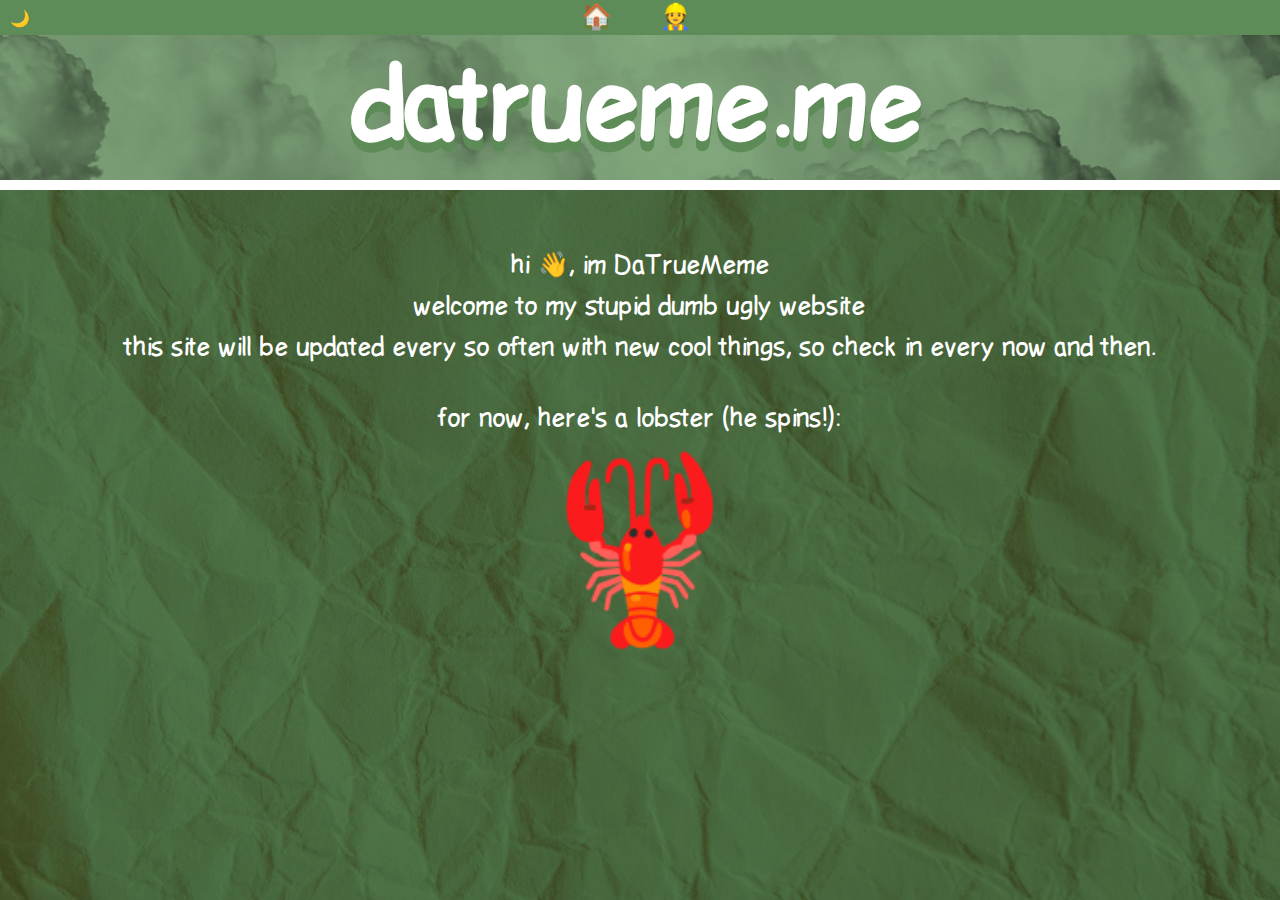
<file: home/index.html>
<!DOCTYPE html>
<html lang="en">
<head>
    <meta charset="UTF-8">
    <meta name="viewport" content="width=device-width, initial-scale=1.0">
    <title>datrueme.me</title>
    <link rel="stylesheet" href="style.css">
    <link rel="shortcut icon" href="/assets/datruememe face.png" type="image/x-icon">
    <script type="text/javascript" src="darkmode.js" defer></script>
</head>
<body>
    <nav>
        <ul class="sidebar">
            <li onclick=hideSidebar()><a href="#">❌ Close</a></li>
            <li><a href="/home">🏠 Home</a></li>
            <li><a href="/projects">👷 Projects</a></li>
        </ul>
        <ul>
            <button id="theme-switch">
                <p class="theme">🌙</p>
                <p class="theme">☀️</p>
            </button>
            <li class="menu-button" onclick=showSidebar()><a href="#">📃 Navigation</a></li>
            <li class="hideOnMobile"><a href="/home">🏠<span class="nav-title">Home</span></a></li>
            <li class="hideOnMobile"><a href="/projects">👷<span class="nav-title">Projects</span></a></li>
        </ul>
    </nav>

    <div class="title">
        <h1>datrueme.me</h1>
    </div>

    <div class="contents">
        <p>hi <span class="emoji">👋</span>, im DaTrueMeme</p>
        <p>welcome to my stupid dumb ugly website</p>
        <p>this site will be updated every so often with new cool things, so check in every now and then.</p>
        <br>
        <p>for now, here's a lobster (he spins!):</p>
        <div class="lobster">
            <p><span class="lobster">🦞</span></p>
        </div>
    </div>

    <script>
        function showSidebar() {
            const sidebar = document.querySelector('.sidebar');
            sidebar.style.display = 'flex';
        }

        function hideSidebar() {
            const sidebar = document.querySelector('.sidebar');
            sidebar.style.display = 'none';
        }
    </script>
</body>
</html>
</file>
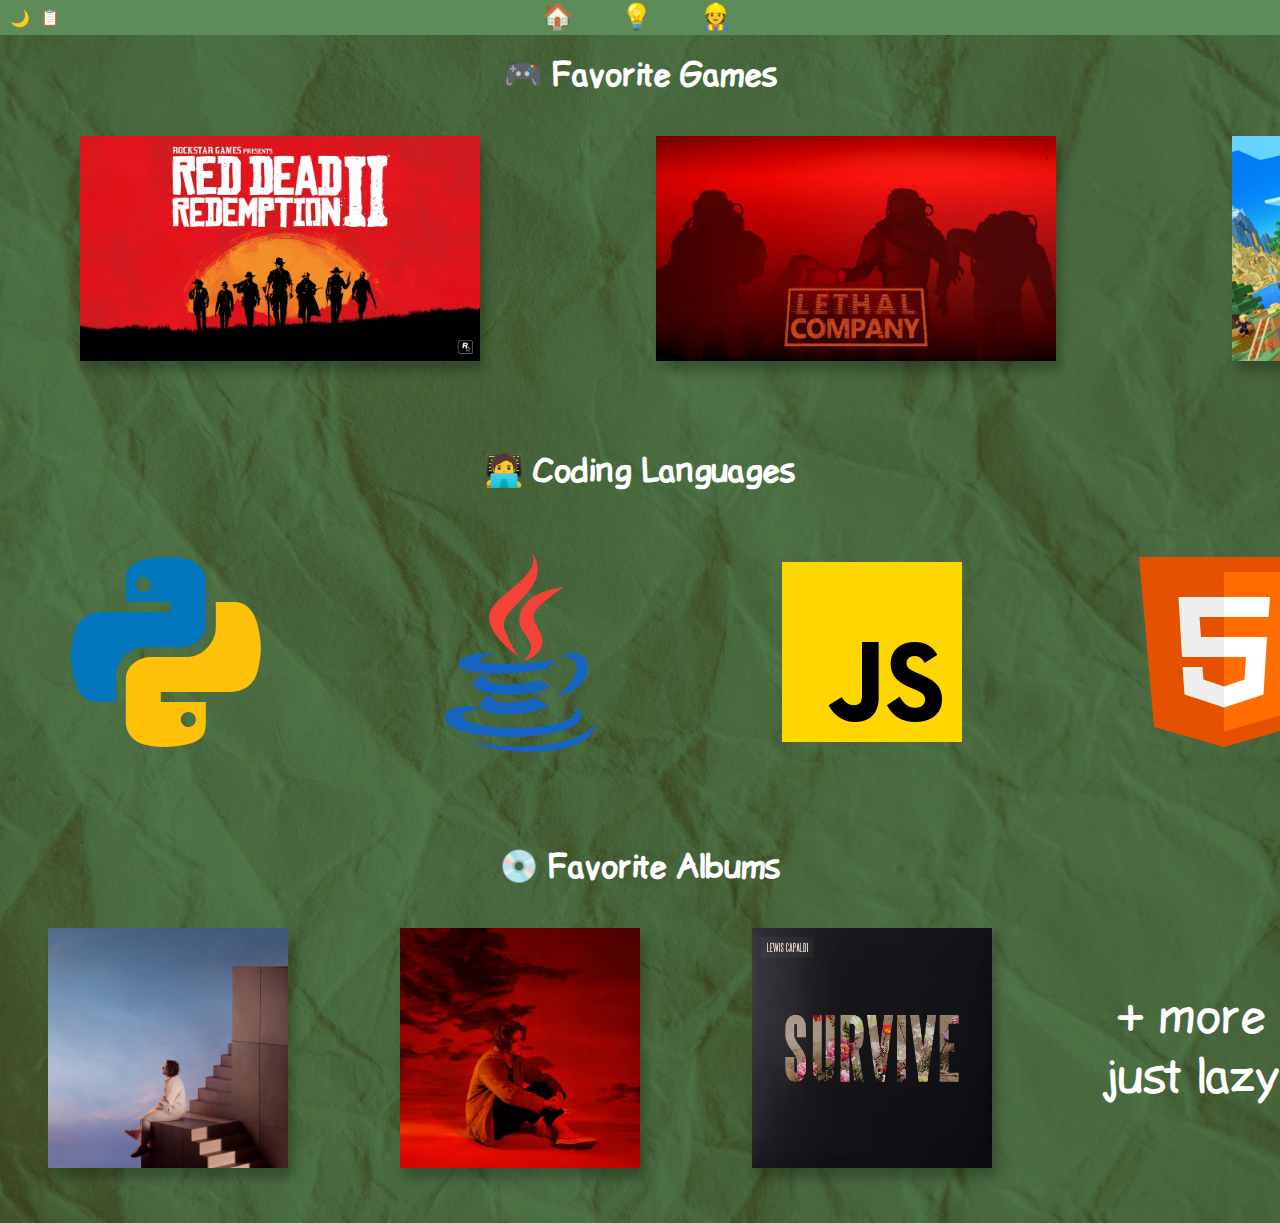
<file: interests/index.html>
<!DOCTYPE html>
<html lang="en">
<head>
    <meta charset="UTF-8">
    <meta name="viewport" content="width=device-width, initial-scale=1.0">
    <title>datrueme.me > Interests</title>
    <link rel="stylesheet" href="style.css">
    <link rel="shortcut icon" href="/assets/datruememe face.png" type="image/x-icon">
    <script src="/scripts/nav.js" defer></script>
    <script src="darkmode.js" defer></script>
</head>
<body>
    <div id="nav-container"></div>

    <div class="content">
        <h1>🎮 Favorite Games</h1>
        <div class="carousel">
            <div class="group">
                <div class="card"><img src="game-covers/rdr2.webp"></div>
                <div class="card"><img src="game-covers/lethal-company.webp"></div>
                <div class="card"><img src="game-covers/minecraft.jpg"></div>
                <div class="card"><img src="game-covers/as2.webp"></div>
                <div class="card"><img src="game-covers/asr.webp"></div>
                <div class="card"><img src="game-covers/boneworks.jpg"></div>
                <div class="card"><img src="game-covers/h3vr.png"></div>
                <div class="card"><img src="game-covers/peak.jpg"></div>
                <div class="card"><img src="game-covers/repo.jpg"></div>
            </div>
            <div aria-hidden class="group">
                <div class="card"><img src="game-covers/rdr2.webp"></div>
                <div class="card"><img src="game-covers/lethal-company.webp"></div>
                <div class="card"><img src="game-covers/minecraft.jpg"></div>
                <div class="card"><img src="game-covers/as2.webp"></div>
                <div class="card"><img src="game-covers/asr.webp"></div>
                <div class="card"><img src="game-covers/boneworks.jpg"></div>
                <div class="card"><img src="game-covers/h3vr.png"></div>
                <div class="card"><img src="game-covers/peak.jpg"></div>
                <div class="card"><img src="game-covers/repo.jpg"></div>
            </div>
        </div>
    </div>

    <div class="content">
        <h1>🧑‍💻 Coding Languages</h1>
        <div class="carousel">
            <div class="group">
                <div class="card square noshadow"><img src="languages/python.png"></div>
                <div class="card square noshadow"><img src="languages/java.png"></div>
                <div class="card square noshadow"><img src="languages/javascript.png"></div>
                <div class="card square noshadow"><img src="languages/html.png"></div>
                <div class="card square noshadow"><img src="languages/css.png"></div>
                <div class="card square noshadow"><img src="languages/commands.gif"></div>
            </div>
            <div aria-hidden class="group">
                <div class="card square noshadow"><img src="languages/python.png"></div>
                <div class="card square noshadow"><img src="languages/java.png"></div>
                <div class="card square noshadow"><img src="languages/javascript.png"></div>
                <div class="card square noshadow"><img src="languages/html.png"></div>
                <div class="card square noshadow"><img src="languages/css.png"></div>
                <div class="card square noshadow"><img src="languages/commands.gif"></div>
            </div>
        </div>
    </div>

    <div class="content">
        <h1>💿 Favorite Albums</h1>
        <div class="carousel">
            <div class="group dontmove">
                <div class="card square"><img src="albums/Broken by Desire to Be Heavenly Sent.jpg"></div>
                <div class="card square"><img src="albums/Divinely Uninspired to a Hellish Extent.webp"></div>
                <div class="card square"><img src="albums/Survive EP.webp"></div>
                <div class="card square"><p>+ more im just lazy rn</p></div>
            </div>
        </div>
    </div>

    <script>
        function showSidebar() {
            const sidebar = document.querySelector('.sidebar');
            sidebar.style.display = 'flex';
        }

        function hideSidebar() {
            const sidebar = document.querySelector('.sidebar');
            sidebar.style.display = 'none';
        }
    </script>
</body>
</html>
</file>
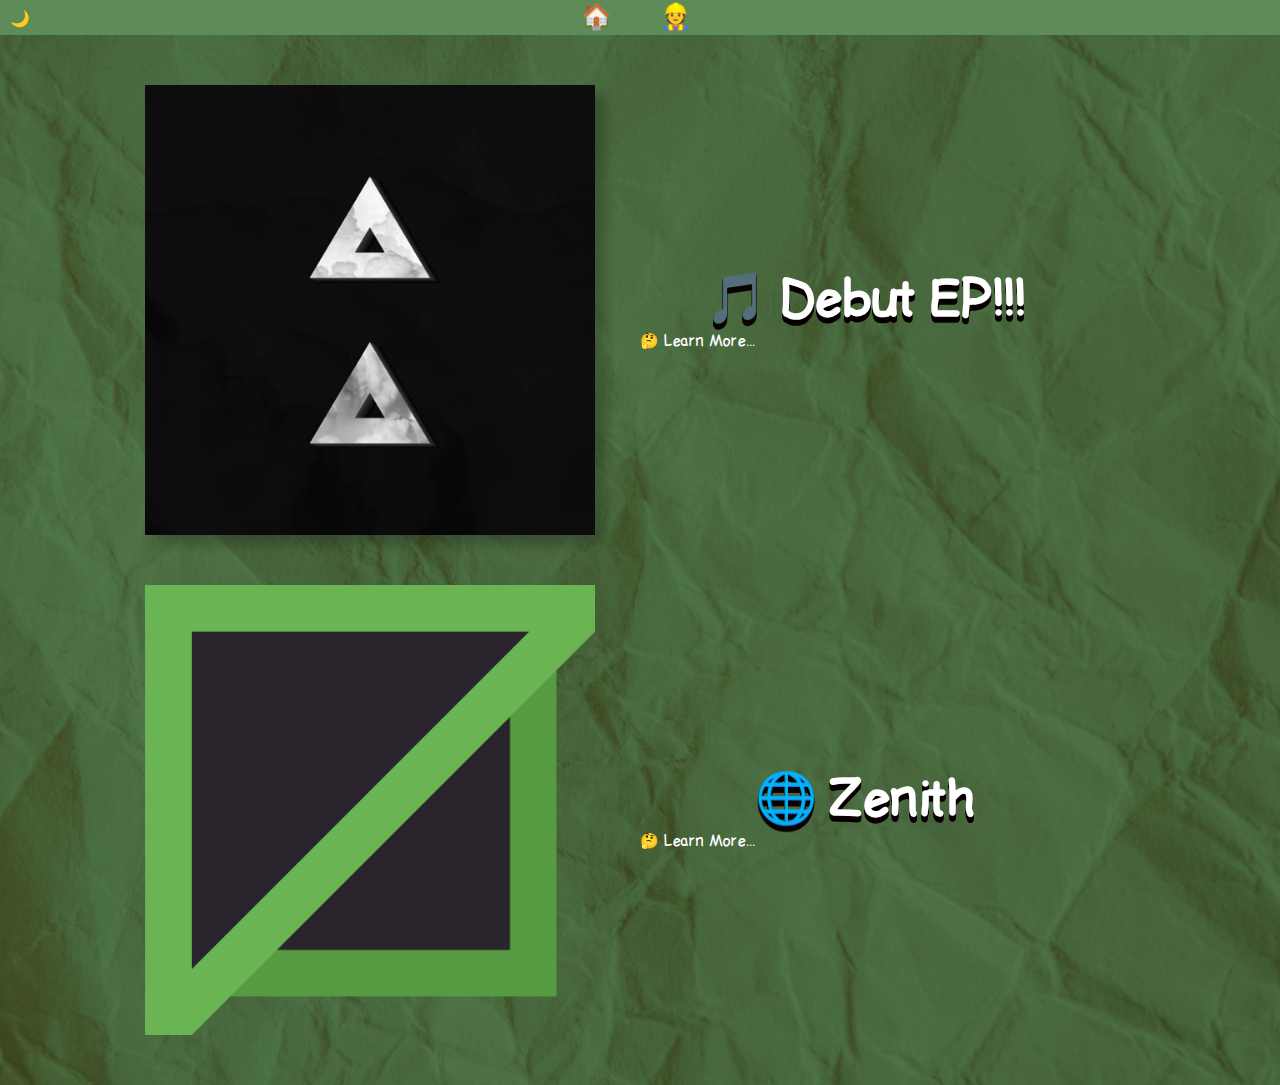
<file: projects/index.html>
<!DOCTYPE html>
<html lang="en">
<head>
    <meta charset="UTF-8">
    <meta name="viewport" content="width=device-width, initial-scale=1.0">
    <title>datrueme.me > Projects</title>
    <link rel="stylesheet" href="style.css">
    <link rel="shortcut icon" href="/assets/datruememe face.png" type="image/x-icon">
    <script type="text/javascript" src="darkmode.js" defer></script>
</head>
<body>
    <nav>
        <ul class="sidebar">
            <li onclick=hideSidebar()><a href="#">❌ Close</a></li>
            <li><a href="/home">🏠 Home</a></li>
            <li><a href="/projects">👷 Projects</a></li>
        </ul>
        <ul>
            <button id="theme-switch">
                <p class="theme">🌙</p>
                <p class="theme">☀️</p>
            </button>
            <li class="menu-button" onclick=showSidebar()><a href="#">📃 Navigation</a></li>
            <li class="hideOnMobile"><a href="/home">🏠<span class="nav-title">Home</span></a></li>
            <li class="hideOnMobile"><a href="/projects">👷<span class="nav-title">Projects</span></a></li>
        </ul>
    </nav>

    <div class="projects-container">
        <div class="project">
            <img class="shadow" src="assets/music-logo.jpg">
            <div class="content">
                <h1>🎵 Debut EP!!!</h1>
                <p>I've been working on a full EP for the past few months, and it's almost here! I still don't have an actual release date, but I swear it'll be done within the next few months 🙏</p>
                <a href="/wip/">🤔 Learn More...</a>
            </div>
        </div>
        <div class="project">
            <img src="assets/zenith.png">
            <div class="content">
                <h1>🌐 Zenith</h1>
                <p>Zenith is a Minecraft server self hosting tool I've been working on for months, but it is insanely close to completion! If I were to estimate, I'd say it's about 80% done.</p>
                <a href="/wip/">🤔 Learn More...</a>
            </div>
        </div>
    </div>

    <script>
        function showSidebar() {
            const sidebar = document.querySelector('.sidebar');
            sidebar.style.display = 'flex';
        }

        function hideSidebar() {
            const sidebar = document.querySelector('.sidebar');
            sidebar.style.display = 'none';
        }
    </script>
</body>
</html>
</file>
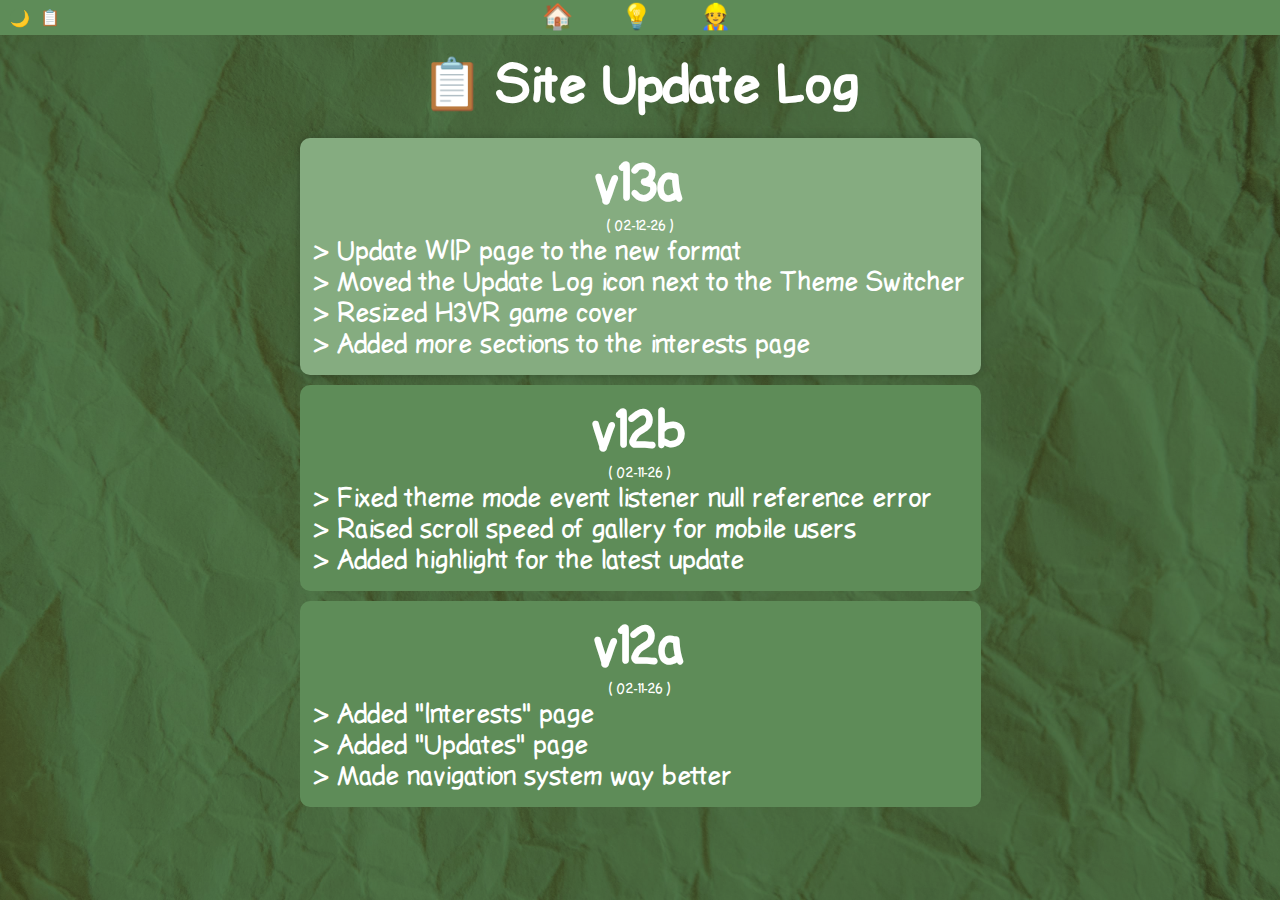
<file: updates/index.html>
<!DOCTYPE html>
<html lang="en">
<head>
    <meta charset="UTF-8">
    <meta name="viewport" content="width=device-width, initial-scale=1.0">
    <title>datrueme.me > Site Updates</title>
    <link rel="stylesheet" href="style.css">
    <link rel="shortcut icon" href="/assets/datruememe face.png" type="image/x-icon">
    <script src="/scripts/nav.js" defer></script>
    <script src="darkmode.js" defer></script>
    <script src="script.js" defer></script>
</head>
<body>
    <div id="nav-container"></div>

    <section id="update-log">
        <h1>📋 Site Update Log</h1>
        <div id="updates"></div>
    </section>

    <script>
        function showSidebar() {
            const sidebar = document.querySelector('.sidebar');
            sidebar.style.display = 'flex';
        }

        function hideSidebar() {
            const sidebar = document.querySelector('.sidebar');
            sidebar.style.display = 'none';
        }
    </script>
</body>
</html>
</file>
<file: home/style.css>
:root {
    --primary-color: #85ac80;
    --bg-color: #5e8c58;
    --bg-hover-color: #85ac80;
    --base-color: #ffffff;
    --shadow-color: #00000040;
}

.darkmode {
    --primary-color: #85ac80;
    --bg-color: #121212;
    --bg-hover-color: #282828;
    --base-color: #282828;
    --shadow-color: #ffffff10;
}

@font-face {
    font-family: 'Comic Sans MS';
    src: url('/assets/fonts/comicsans.ttf') format('truetype');
}

* {
    margin: 0px;
    padding: 0px;
}

body {
    background-color: var(--bg-color);
    color: white;
    font-family: 'Comic Sans MS';

    min-height: 100vh;

    background-image: url('/assets/paper.jpg');
    background-size: cover;
    background-repeat: no-repeat;
    background-blend-mode: multiply;
}

nav {
    background-color: var(--bg-color);
    position: relative;
}

nav ul {
    width: 100%;
    list-style: none;
    display: flex;
    justify-content: center;
    align-items: center;
}

nav li {
    height: 35px;
    padding: 0 10px 0 10px;
    border-radius: 10px;

    font-size: 25px;
}

nav li a {
    height: 100%;
    padding: 0 10px;

    display: flex;
    align-items: center;

    text-decoration: none;
    color: white;
    gap: 8px;
}

.nav-title {
    display: inline-block;
    overflow: hidden;
    white-space: nowrap;

    max-width: 0;
    opacity: 0;
    margin-left: 0;

    transition:
        max-width 0.3s ease,
        opacity 0.2s ease,
        margin-left 0.3s ease;
}

nav li:hover .nav-title {
    max-width: 120px;
    opacity: 1;
    margin-left: 8px;
}

nav .update-button {
    position: absolute;
    left: 40px;
    top: 50%;
    transform: translateY(-50%);
    text-decoration: none;
}

#theme-switch {
    position: absolute;
    left: 10px;
    top: 50%;
    transform: translateY(-50%);

    margin: 0;
    padding: 0;
    border-radius: 100vh;
    background-color: var(--bg-color);
    border: none;
    display: flex;
    justify-content: center;
    align-items: center;
}

#theme-switch:hover {
    cursor: pointer;
    background-color: var(--bg-hover-color);
}

#theme-switch p:last-child {
    display: none;
}

.darkmode #theme-switch p:first-child {
    display: none;
}

.darkmode #theme-switch p:last-child {
    display: block;
}

.theme {
    font-size: 16px;
}

.sidebar {
    position: fixed;
    top: 0;
    left: 0;
    height: 100vh;
    width: 250px;
    z-index: 999;
    background-color: var(--primary-color)50;
    backdrop-filter: blur(10px);
    box-shadow: 10px 0px 10px var(--shadow-color);
    display: none;
    flex-direction: column;
    align-items: flex-start;
    justify-content: flex-start;
}

.sidebar li {
    width: 100%;
}

.sidebar a {
    width: 100%;
}

.menu-button {
    display: none;
}

.title {
    background-color: var(--primary-color);
    min-height: 16vh;
    width: 100%;

    background-image: url('/assets/decal.jpg');
    background-size: cover;
    background-blend-mode: multiply;

    border-bottom: 10px solid var(--base-color);
}

.title h1 {
    margin: 0px;
    padding: 10px;
    text-align: center;
    font-size: 100px;

    text-shadow: 0px 1px 0px var(--bg-color),0px 2px 0px var(--bg-color),0px 3px 0px var(--bg-color),0px 4px 0px var(--bg-color),0px 5px 0px var(--bg-color),0px 6px 0px var(--bg-color),0px 7px 0px var(--bg-color),0px 8px 0px var(--bg-color),0px 9px 0px var(--bg-color),0px 10px 0px var(--bg-color);
}

.contents {
    margin-top: 50px;
    padding: 10px;

    display: flex;
    justify-content: center;
    align-items: center;
    flex-direction: column;

    gap: 10px;
}

p {
    text-align: center;
    font-size: 25px;
}

a {
    text-decoration: none;
    color: var(--primary-color);
}

.emoji {
    font-size: 25px;
}

.lobster {
    font-size: 20vh;
    display: inline-block;
    width: fit-content;

    transition: transform 1s ease-in-out;
}

.lobster:hover {
    transform: rotate(180deg);
}

@media (max-width: 800px) {
    .hideOnMobile {
        display: none;
    }

    .menu-button {
        display: block;
    }

    body {
        background-size: auto 100vh;
    }

    .title {
        min-height: 10vh;
    }

    .title h1 {
        font-size: 50px;
    }
}

@media (max-width: 400px) {
    .sidebar {
        width: 100%;
    }
}
</file>
<file: interests/style.css>
:root {
    --primary-color: #85ac80;
    --bg-color: #5e8c58;
    --bg-hover-color: #85ac80;
    --base-color: #ffffff;
    --shadow-color: #00000040;
}

.darkmode {
    --primary-color: #85ac80;
    --bg-color: #121212;
    --bg-hover-color: #282828;
    --base-color: #282828;
    --shadow-color: #ffffff10;
}

@font-face {
    font-family: 'Comic Sans MS';
    src: url('/assets/fonts/comicsans.ttf') format('truetype');
}

* {
    margin: 0px;
    padding: 0px;
}

body {
    background-color: var(--bg-color);
    color: white;
    font-family: 'Comic Sans MS';

    min-height: 100vh;

    background-image: url('/assets/paper.jpg');
    background-size: cover;
    background-repeat: no-repeat;
    background-blend-mode: multiply;
}

nav {
    background-color: var(--bg-color);
    position: relative;
}

nav ul {
    width: 100%;
    list-style: none;
    display: flex;
    justify-content: center;
    align-items: center;
}

nav li {
    height: 35px;
    padding: 0 10px 0 10px;
    border-radius: 10px;

    font-size: 25px;
}

nav li a {
    height: 100%;
    padding: 0 10px;

    display: flex;
    align-items: center;

    text-decoration: none;
    color: white;
    gap: 8px;
}

.nav-title {
    display: inline-block;
    overflow: hidden;
    white-space: nowrap;

    max-width: 0;
    opacity: 0;
    margin-left: 0;

    transition:
        max-width 0.3s ease,
        opacity 0.2s ease,
        margin-left 0.3s ease;
}

nav li:hover .nav-title {
    max-width: 120px;
    opacity: 1;
    margin-left: 8px;
}

nav .update-button {
    position: absolute;
    left: 40px;
    top: 50%;
    transform: translateY(-50%);
    text-decoration: none;
}

#theme-switch {
    position: absolute;
    left: 10px;
    top: 50%;
    transform: translateY(-50%);

    margin: 0;
    padding: 0;
    border-radius: 100vh;
    background-color: var(--bg-color);
    border: none;
    display: flex;
    justify-content: center;
    align-items: center;
}

#theme-switch:hover {
    cursor: pointer;
    background-color: var(--bg-hover-color);
}

#theme-switch p:last-child {
    display: none;
}

.darkmode #theme-switch p:first-child {
    display: none;
}

.darkmode #theme-switch p:last-child {
    display: block;
}

.theme {
    font-size: 16px;
}

.sidebar {
    position: fixed;
    top: 0;
    left: 0;
    height: 100vh;
    width: 250px;
    z-index: 999;
    background-color: var(--primary-color)50;
    backdrop-filter: blur(10px);
    box-shadow: 10px 0px 10px var(--shadow-color);
    display: none;
    flex-direction: column;
    align-items: flex-start;
    justify-content: flex-start;
}

.sidebar li {
    width: 100%;
}

.sidebar a {
    width: 100%;
}

.menu-button {
    display: none;
}

.content {
    padding-top: 20px;
    display: flex;
    flex-direction: column;
    align-items: center;
    justify-content: center;
}

.carousel {
    margin: 0px auto 15px;
    width: 100%;
    height: 20em;
    display: flex;
    overflow-x: auto;
}
.carousel::-webkit-scrollbar {
    display: none;
}

.group {
    display: flex;
    align-items: center;
    justify-content: center;
    gap: 1em;
    padding-right: 1em;

    animation: spin 25s infinite linear;
}

.group.dontmove {
    animation: none;
    margin: 0 auto;
}

.card {
    flex: 0 0 5em;
    height: 3em;
    padding: 1em;
    font-size: 5rem;
    border-radius: .2em;
    text-align: center;
    align-content: center;
}

.card.square {
    font-size: 3rem;
    height: 5em;
}

.card img {
    width: 100%;
    box-shadow: 5px 10px 10px var(--shadow-color);
    transition: transform 0.2s ease-in-out;
}

.card.noshadow img {
    box-shadow: none;
}

.card img:hover {
    transform: scale(1.15);
}

.note {
    text-align: center;
    font-size: 12px;
}

@keyframes spin {
    from {translate: 0;}
    to {translate: -100%;}
}

@media (max-width: 950px) {
    .hideOnMobile {
        display: none;
    }

    .menu-button {
        display: block;
    }

    .group {
        animation: spin 10s infinite linear;
    }

    .card {
        font-size: 3em;
    }

    .card.square {
        font-size: 2rem;
        height: 5em;
    }
}

@media (max-width: 400px) {
    .sidebar {
        width: 100%;
    }
}
</file>
<file: projects/style.css>
:root {
    --primary-color: #85ac80;
    --bg-color: #5e8c58;
    --bg-hover-color: #85ac80;
    --base-color: #ffffff;
    --shadow-color: #00000040;
}

.darkmode {
    --primary-color: #85ac80;
    --bg-color: #121212;
    --bg-hover-color: #282828;
    --base-color: #282828;
    --shadow-color: #ffffff10;
}

@font-face {
    font-family: 'Comic Sans MS';
    src: url('/assets/fonts/comicsans.ttf') format('truetype');
}

* {
    margin: 0px;
    padding: 0px;
}

body {
    background-color: var(--bg-color);
    color: white;
    font-family: 'Comic Sans MS';

    min-height: 100vh;

    background-image: url('/assets/paper.jpg');
    background-size: cover;
    background-repeat: no-repeat;
    background-blend-mode: multiply;
}

nav {
    background-color: var(--bg-color);
    position: relative;
}

nav ul {
    width: 100%;
    list-style: none;
    display: flex;
    justify-content: center;
    align-items: center;
}

nav li {
    height: 35px;
    padding: 0 10px 0 10px;
    border-radius: 10px;

    font-size: 25px;
}

nav li a {
    height: 100%;
    padding: 0 10px;

    display: flex;
    align-items: center;

    text-decoration: none;
    color: white;
    gap: 8px;
}

.nav-title {
    display: inline-block;
    overflow: hidden;
    white-space: nowrap;

    max-width: 0;
    opacity: 0;
    margin-left: 0;

    transition:
        max-width 0.3s ease,
        opacity 0.2s ease,
        margin-left 0.3s ease;
}

nav li:hover .nav-title {
    max-width: 120px;
    opacity: 1;
    margin-left: 8px;
}

nav .update-button {
    position: absolute;
    left: 40px;
    top: 50%;
    transform: translateY(-50%);
    text-decoration: none;
}

#theme-switch {
    position: absolute;
    left: 10px;
    top: 50%;
    transform: translateY(-50%);

    margin: 0;
    padding: 0;
    border-radius: 100vh;
    background-color: var(--bg-color);
    border: none;
    display: flex;
    justify-content: center;
    align-items: center;
}

#theme-switch:hover {
    cursor: pointer;
    background-color: var(--bg-hover-color);
}

#theme-switch p:last-child {
    display: none;
}

.darkmode #theme-switch p:first-child {
    display: none;
}

.darkmode #theme-switch p:last-child {
    display: block;
}

.theme {
    font-size: 16px;
}

.sidebar {
    position: fixed;
    top: 0;
    left: 0;
    height: 100vh;
    width: 250px;
    z-index: 999;
    background-color: var(--primary-color)50;
    backdrop-filter: blur(10px);
    box-shadow: 10px 0px 10px var(--shadow-color);
    display: none;
    flex-direction: column;
    align-items: flex-start;
    justify-content: flex-start;
}

.sidebar li {
    width: 100%;
}

.sidebar a {
    width: 100%;
}

.menu-button {
    display: none;
}


.projects-container {
    padding: 50px 50px;

    display: flex;
    justify-content: center;
    align-items: center;
    flex-direction: column;
    gap: 50px;
}

.shadow {
    box-shadow: 10px 10px 10px rgba(0, 0, 0, 0.2);
}

.project {
    display: flex;
    justify-content: center;
    align-items: center;
    flex-direction: row;
}

.project img {
    width: 50vh;
}

.project .content {
    padding: 5vh;
}

.project p, h1 {
    text-align: center;
    width: 50vh;
    font-size: 0px;
}

.project a {
    text-decoration: none;
    color: white;
    font-size: 15px;
}

.project h1 {
    font-size: 50px;
    text-align: center;

    text-shadow: 0px 1px 0px #090000,0px 2px 0px #090000,0px 3px 0px #090000,0px 4px 0px #090000,0px 5px 0px #090000,0px 6px 0px #090000;
}


@media (max-width: 950px) {
    .hideOnMobile {
        display: none;
    }

    .menu-button {
        display: block;
    }

    .project {
        flex-direction: column;
    }

    .project p, h1 {
        width: 40vh;
    }

    .project h1 {
        text-shadow: 0px 1px 0px #090000,0px 2px 0px #090000,0px 3px 0px #090000,0px 4px 0px #090000,0px 5px 0px #090000;
    }

    .project img {
        width: 40vh;
    }
}

@media (max-width: 400px) {
    .sidebar {
        width: 100%;
    }
}
</file>
<file: updates/style.css>
:root {
    --primary-color: #85ac80;
    --bg-color: #5e8c58;
    --bg-hover-color: #85ac80;
    --base-color: #ffffff;
    --shadow-color: #00000040;
}

.darkmode {
    --primary-color: #85ac80;
    --bg-color: #121212;
    --bg-hover-color: #282828;
    --base-color: #282828;
    --shadow-color: #ffffff10;
}

@font-face {
    font-family: 'Comic Sans MS';
    src: url('/assets/fonts/comicsans.ttf') format('truetype');
}

* {
    margin: 0px;
    padding: 0px;
}

body {
    background-color: var(--bg-color);
    color: white;
    font-family: 'Comic Sans MS';

    min-height: 100vh;

    background-image: url('/assets/paper.jpg');
    background-size: cover;
    background-repeat: no-repeat;
    background-blend-mode: multiply;
}

nav {
    background-color: var(--bg-color);
    position: relative;
}

nav ul {
    width: 100%;
    list-style: none;
    display: flex;
    justify-content: center;
    align-items: center;
}

nav li {
    height: 35px;
    padding: 0 10px 0 10px;
    border-radius: 10px;

    font-size: 25px;
}

nav li a {
    height: 100%;
    padding: 0 10px;

    display: flex;
    align-items: center;

    text-decoration: none;
    color: white;
    gap: 8px;
}

.nav-title {
    display: inline-block;
    overflow: hidden;
    white-space: nowrap;

    max-width: 0;
    opacity: 0;
    margin-left: 0;

    transition:
        max-width 0.3s ease,
        opacity 0.2s ease,
        margin-left 0.3s ease;
}

nav li:hover .nav-title {
    max-width: 120px;
    opacity: 1;
    margin-left: 8px;
}

nav .update-button {
    position: absolute;
    left: 40px;
    top: 50%;
    transform: translateY(-50%);
    text-decoration: none;
}

#theme-switch {
    position: absolute;
    left: 10px;
    top: 50%;
    transform: translateY(-50%);

    margin: 0;
    padding: 0;
    border-radius: 100vh;
    background-color: var(--bg-color);
    border: none;
    display: flex;
    justify-content: center;
    align-items: center;
}

#theme-switch:hover {
    cursor: pointer;
    background-color: var(--bg-hover-color);
}

#theme-switch p:last-child {
    display: none;
}

.darkmode #theme-switch p:first-child {
    display: none;
}

.darkmode #theme-switch p:last-child {
    display: block;
}

.theme {
    font-size: 16px;
}

.sidebar {
    position: fixed;
    top: 0;
    left: 0;
    height: 100vh;
    width: 250px;
    z-index: 999;
    background-color: var(--primary-color)50;
    backdrop-filter: blur(10px);
    box-shadow: 10px 0px 10px var(--shadow-color);
    display: none;
    flex-direction: column;
    align-items: flex-start;
    justify-content: flex-start;
}

.sidebar li {
    width: 100%;
}

.sidebar a {
    width: 100%;
}

.menu-button {
    display: none;
}

#update-log {
    padding: 20px;
    text-align: center;

    display: flex;
    justify-content: center;
    align-items: center;
    flex-direction: column;
}

#update-log h1 {
    margin-bottom: 20px;
    font-size: 50px;
}

.update {
    background-color: var(--bg-color);
    padding: 15px;
    margin-bottom: 10px;
    border-radius: 10px;

    transition: transform 0.2s ease;
}

.update.latest {
    background-color: var(--primary-color);
    box-shadow: 0px 0px 10px var(--shadow-color);
}

.update:hover {
    transform: scale(1.1);
    cursor: default;
}

.update h2 {
    font-size: 50px;
}

.update ul {
    list-style: none;
}

.update li {
    font-size: 25px;
    text-align: left;
}

@media (max-width: 950px) {
    .hideOnMobile {
        display: none;
    }

    .menu-button {
        display: block;
    }

    #update-log h1 {
        font-size: 40px;
    }

    .update li {
        font-size: 15px;
    }
}

@media (max-width: 400px) {
    .sidebar {
        width: 100%;
    }
}
</file>
